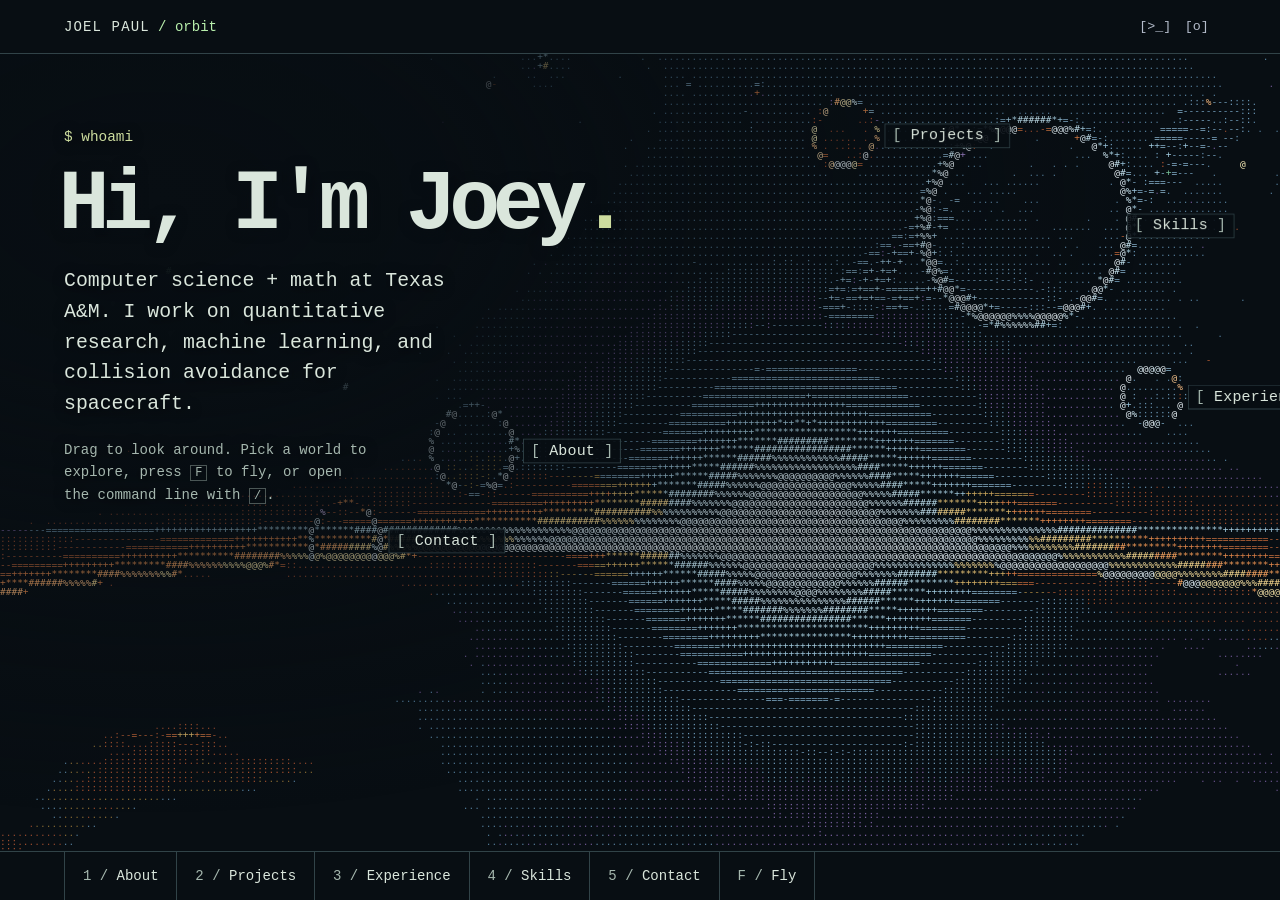
<file: index.html>
<!DOCTYPE html>
<html lang="en">
<head>
<meta charset="utf-8">
<meta name="viewport" content="width=device-width, initial-scale=1, viewport-fit=cover">
<title>Joel Paul — Computer Science & Math</title>
<meta name="description" content="Joel (Joey) Paul — computer science and math at Texas A&amp;M. Quantitative research at Sinn Fund, machine learning, and multi-agent collision avoidance for spacecraft.">
<!-- Tab icon: the orbit's sun, one planet and its ring. It follows the browser's own theme,
     since that is what the tab bar is drawn in, not the site's light/dark toggle. -->
<link rel="icon" type="image/svg+xml" href="./icons/favicon-light.svg" media="(prefers-color-scheme: light)">
<link rel="icon" type="image/svg+xml" href="./icons/favicon-dark.svg" media="(prefers-color-scheme: dark)">
<link rel="icon" type="image/png" sizes="32x32" href="./icons/favicon-light-32.png" media="(prefers-color-scheme: light)">
<link rel="icon" type="image/png" sizes="32x32" href="./icons/favicon-dark-32.png" media="(prefers-color-scheme: dark)">
<link rel="apple-touch-icon" href="./icons/apple-touch-icon.png">
<!-- The saved theme is applied before first paint, so a visitor who chose the opposite of their
     system setting never sees a flash of the wrong one. script.js reads the same key. -->
<script>try{var t=localStorage.getItem("theme");if(t==="dark"||t==="light")document.documentElement.dataset.theme=t}catch(e){}</script>
<!-- Home is deep space in either theme (src/space). Darken it before first paint so a first visit
     never flashes the pale sky; Space.tsx takes the class back off if WebGL is not there. -->
<script>if(!location.hash&&typeof WebGL2RenderingContext!=="undefined")document.documentElement.classList.add("space")</script>
  <script type="module" crossorigin src="./assets/index-Di6MVHWS.js"></script>
  <link rel="stylesheet" crossorigin href="./assets/index-nmXjxXv2.css">
</head>
<body>
<div id="root"></div>
</body>
</html>
</file>
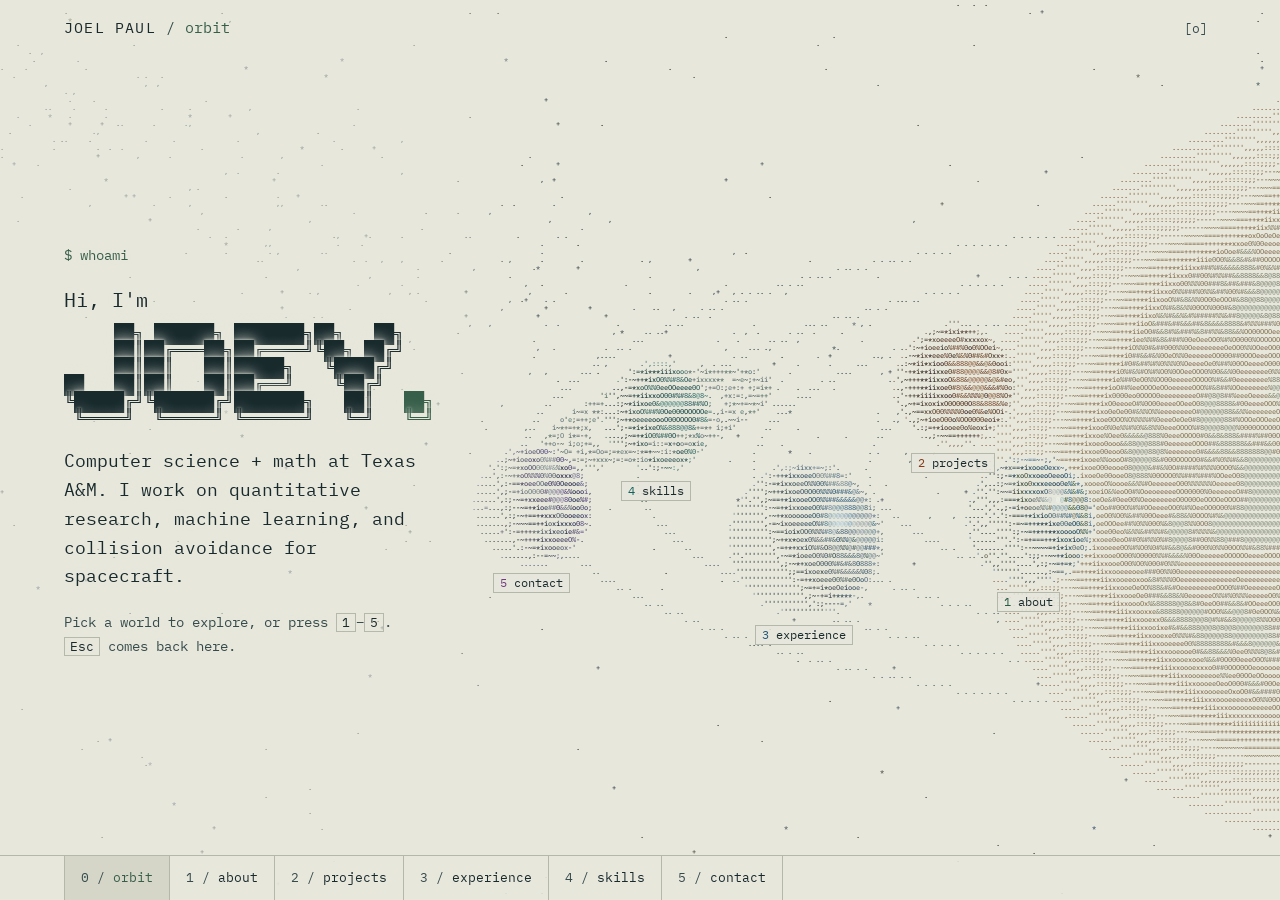
<file: next/index.html>
<!DOCTYPE html>
<html lang="en" data-page="orbit">
<head>
<meta charset="utf-8">
<meta name="viewport" content="width=device-width, initial-scale=1, viewport-fit=cover">
<title>Joel Paul — Computer Science &amp; Math</title>
<meta name="description" content="Joel (Joey) Paul — computer science and math at Texas A&amp;M. Quantitative research at Sinn Fund, machine learning, and multi-agent collision avoidance for spacecraft.">
<!-- A preview of the reworked design; the published site is the one at the root. -->
<meta name="robots" content="noindex">
<link rel="icon" type="image/svg+xml" href="../icons/favicon-light.svg" media="(prefers-color-scheme: light)">
<link rel="icon" type="image/svg+xml" href="../icons/favicon-dark.svg" media="(prefers-color-scheme: dark)">
<link rel="apple-touch-icon" href="../icons/apple-touch-icon.png">
<!-- Theme before first paint, so a visitor who chose paper never sees a flash of dark. -->
<script>
try {
  var t = localStorage.getItem("next-theme");
  if (t !== "dark" && t !== "paper") t = matchMedia("(prefers-color-scheme: light)").matches ? "paper" : "dark";
  document.documentElement.dataset.theme = t;
} catch (e) { document.documentElement.dataset.theme = "dark"; }
</script>
<link rel="preconnect" href="https://fonts.googleapis.com">
<link rel="preconnect" href="https://fonts.gstatic.com" crossorigin>
<link rel="stylesheet" href="https://fonts.googleapis.com/css2?family=IBM+Plex+Mono:wght@400;500;700&amp;display=swap">
<link rel="stylesheet" href="next.css">
</head>
<body>

<div id="sky" aria-hidden="true"></div>

<header class="top">
  <p class="crumb"><a href="#" class="name">JOEL PAUL</a> <span class="sep">/</span> <span id="where">orbit</span></p>
  <div class="tools">
    <a href="#" class="esc" id="esc">[esc] orbit</a>
    <button type="button" id="theme" aria-label="Switch theme">[*]</button>
  </div>
</header>

<main id="panel">

  <section id="orbit" class="page" aria-label="Home">
    <div class="col center">
      <p class="prompt">$ whoami</p>
      <h1 class="hello">
        <span class="hi">Hi, I'm</span>
        <span class="sr">Joey.</span>
<pre class="figlet" aria-hidden="true">     ██╗ ██████╗ ███████╗██╗   ██╗
     ██║██╔═══██╗██╔════╝╚██╗ ██╔╝
     ██║██║   ██║█████╗   ╚████╔╝
██   ██║██║   ██║██╔══╝    ╚██╔╝
╚█████╔╝╚██████╔╝███████╗   ██║   <b>██╗</b>
 ╚════╝  ╚═════╝ ╚══════╝   ╚═╝   <b>╚═╝</b></pre>
      </h1>
      <p class="lede">Computer science + math at Texas A&amp;M. I work on quantitative research, machine learning, and collision avoidance for spacecraft.</p>
      <p class="help keys">Pick a world to explore, or press <kbd>1</kbd>–<kbd>5</kbd>. <kbd>Esc</kbd> comes back here.</p>
      <p class="help tap">Tap a world to explore it.</p>
    </div>
  </section>

  <section id="about" class="page" aria-labelledby="about-h" hidden>
    <div class="col wide">
      <div class="half">
        <p class="prompt"><span>~/about</span> $ cat about.txt</p>
        <h2 id="about-h" tabindex="-1"><span class="slash">/</span> About</h2>
        <p>I'm a computer science and math student at Texas A&amp;M. I spend most of my time on quantitative research and machine learning: managing a portfolio at Sinn Fund, and building a collision-avoidance algorithm for spacecraft.</p>
        <dl class="facts">
          <div><dt>studying</dt><dd>B.S. Computer Science, minor in Mathematics · Texas A&amp;M · May 2029</dd></div>
          <div><dt>honors</dt><dd>President's Endowed Scholar · National Scholar · <em>National Merit Finalist</em></dd></div>
          <div><dt>now</dt><dd><em>Portfolio Manager</em>, Sinn Fund · College Station, Texas</dd></div>
          <div><dt>before</dt><dd>ML and backend at Pathlight Project · Co-Director of the Maroon Fund quant desk</dd></div>
          <div><dt>building</dt><dd>Multi-agent <em>collision avoidance</em> for spacecraft</dd></div>
          <div><dt>working in</dt><dd>Python, C++, SQL, Java, machine learning</dd></div>
          <div><dt>looking for</dt><dd>Internships and research roles</dd></div>
        </dl>
      </div>
      <div class="half ask">
        <p class="prompt"><span>~/about</span> $ ask</p>
        <h2><span class="slash">/</span> Ask Joey</h2>
        <p class="dim">A small model that answers from what Joey has actually written down — and tells you when he hasn't.</p>
        <div id="asklog" class="log" aria-live="polite" aria-label="Answers"></div>
        <ul id="askcues" class="cues"></ul>
        <form id="askform" autocomplete="off">
          <label for="askq">›</label>
          <input id="askq" type="text" placeholder="Ask about Joey…" aria-label="Ask a question about Joey" maxlength="300">
          <button type="submit">[ASK]</button>
        </form>
      </div>
    </div>
  </section>

  <section id="projects" class="page" aria-labelledby="projects-h" hidden>
    <div class="col">
      <p class="prompt"><span>~/projects</span> $ ls -t</p>
      <h2 id="projects-h" tabindex="-1"><span class="slash">/</span> Projects</h2>
      <article>
        <h3>Satellite collision avoidance</h3>
        <p class="meta">Multi-agent systems, orbital mechanics · August 2026 to present</p>
        <p>An independent implementation exploring multi-agent collision avoidance for spacecraft when they can only communicate intermittently.</p>
        <figure class="sats">
          <div id="satbox" class="satbox"></div>
          <figcaption id="satnote"><span class="live">Live:</span> the ISS, Hubble, Tiangong and a Starlink, where they are right now. Four real satellites, propagated in your browser from today's public orbital elements (CelesTrak). Heights drawn four times taller than life.</figcaption>
        </figure>
        <p>I'm building a simulation environment to study orbital maneuvers, partial information and coordination between spacecraft, and investigating SDec-POMDP-based planning and policy search, with evaluation planned against centralized and decentralized strategies.</p>
      </article>
      <article>
        <h3>Hudson River Trading puzzle competition</h3>
        <p class="meta">5th place team · February 2026</p>
        <p>With Aggie Coding Club, Hudson River Trading hosted a competition of puzzles solved through math and creative thinking. Out of more than 30 teams and 200 people, my team placed 5th, solving 5 puzzles.</p>
      </article>
    </div>
  </section>

  <section id="experience" class="page" aria-labelledby="experience-h" hidden>
    <div class="col">
      <p class="prompt"><span>~/experience</span> $ ls -l</p>
      <h2 id="experience-h" tabindex="-1"><span class="slash">/</span> Experience</h2>
      <ul class="roles">
        <li><button type="button" data-role="sinn" aria-pressed="true"><span><b>Sinn Fund</b><small>Portfolio Manager · 2026 to present</small></span><i>→</i></button></li>
        <li><button type="button" data-role="pathlight" aria-pressed="false"><span><b>Pathlight Project</b><small>Machine Learning and Backend Engineer · Summer 2026</small></span><i>→</i></button></li>
        <li><button type="button" data-role="maroon" aria-pressed="false"><span><b>Maroon Fund</b><small>Co-Director, Quant Trading Desk · 2025 to 2026</small></span><i>→</i></button></li>
      </ul>

      <article class="role" id="role-sinn">
        <p class="prompt"><span>~/experience</span> $ cat sinn-fund.md</p>
        <h3>Sinn Fund</h3>
        <p class="position">Portfolio Manager</p>
        <p class="meta">College Station, Texas · May 2026 to present</p>
        <p>I'm a portfolio manager at Sinn Fund, which manages $10–15M in assets.</p>
        <p>I was selected after rigorous interview cycles, and I was promoted to portfolio manager in my first semester.</p>
        <p>My work is research. I study quantitative trading strategies, testing them across multiple years of backtests to optimize returns.</p>
        <p class="meta">Finance · Python · Quantitative research · Market analysis</p>
        <button type="button" class="next" data-role="pathlight">Next: Pathlight Project →</button>
      </article>

      <article class="role" id="role-pathlight" hidden>
        <p class="prompt"><span>~/experience</span> $ cat pathlight.md</p>
        <h3>Pathlight Project</h3>
        <p class="position">Machine Learning and Backend Engineer</p>
        <p class="meta">San Francisco, California · May to August 2026</p>
        <p>Pathlight builds PATH, a voice-first assistant for blind and low-vision people. You speak naturally, and it reads, summarizes, searches, drafts and replies to email and manages your calendar across Gmail, Outlook, Google Calendar and iCloud Mail, without navigating every screen by hand.</p>
        <p>The company was founded by Ariyan Patel of Yale and Kushal Patel and Ronak Saramya of Stanford. It began as a wearable navigation device and grew into software, and its features are co-designed and tested with blind and low-vision users.</p>
        <p>I spent the summer with the team in the Yale Hacker House in San Francisco. My main work was the harness behind the assistant: the system that takes what someone says, works out the task, and carries it through with low latency and high accuracy.</p>
        <p>I worked on the system's architecture and fine-tuned language models to improve their performance, efficiency and accuracy.</p>
        <p>Accuracy matters more when you can't check the screen. Before PATH sends or changes anything important, it reads back the key details, and when a request is unclear it asks instead of guessing.</p>
        <p>I also built UI features for both the mobile and desktop apps, designed around a blind and low-vision audience.</p>
        <p>The company is now in the process of being sold. <a href="https://www.pathlightproj.com/">pathlightproj.com</a></p>
        <p class="meta">LLM tuning · Data engineering · Machine learning</p>
        <button type="button" class="next" data-role="maroon">Next: Maroon Fund →</button>
      </article>

      <article class="role" id="role-maroon" hidden>
        <p class="prompt"><span>~/experience</span> $ cat maroon-fund.md</p>
        <h3>Maroon Fund</h3>
        <p class="position">Co-Director of the Quant Trading Desk and Quantitative Analyst</p>
        <p class="meta">College Station, Texas · August 2025 to May 2026</p>
        <p>Maroon Fund is the fastest-growing investment fund at Texas A&amp;M. I earned my position through rigorous application and interview cycles.</p>
        <p>On the quant trading desk, I worked on multiple models built on dip-detection strategies and machine learning.</p>
        <p>As co-director, I oversaw all of the desk's analysts to make sure the models held up, and I managed the desk.</p>
        <p class="meta">Financial modeling · Python · Data structures and algorithms · Market trends · XGBoost · Machine learning</p>
        <button type="button" class="next" data-role="sinn">Next: Sinn Fund →</button>
      </article>
    </div>
  </section>

  <section id="skills" class="page" aria-labelledby="skills-h" hidden>
    <div class="col">
      <p class="prompt"><span>~/skills</span> $ ls</p>
      <h2 id="skills-h" tabindex="-1"><span class="slash">/</span> Skills</h2>
      <dl class="skills">
        <div><dt>Python</dt><dd>Quantitative research, backtesting and machine learning.</dd></div>
        <div><dt>Machine learning</dt><dd>XGBoost, LLM fine-tuning and data engineering.</dd></div>
        <div><dt>Quantitative research</dt><dd>Trading strategies, backtesting and market analysis.</dd></div>
        <div><dt>Multi-agent systems</dt><dd>Numerical optimization, orbital mechanics and stochastic modeling.</dd></div>
        <div><dt>C++, Java and SQL</dt><dd>Data structures, algorithms and program design.</dd></div>
        <div><dt>Web</dt><dd>JavaScript, React, HTML/CSS and Tailwind.</dd></div>
        <div><dt>Also</dt><dd>Linux, Fortran 95, Power BI, LaTeX and Office.</dd></div>
      </dl>
    </div>
  </section>

  <section id="contact" class="page" aria-labelledby="contact-h" hidden>
    <div class="col center">
      <p class="prompt"><span>~/contact</span> $ finger joey</p>
      <h2 id="contact-h" tabindex="-1"><span class="slash">/</span> Contact</h2>
      <dl class="finger">
        <dt>name</dt><dd>Joel Paul</dd>
        <dt>office</dt><dd>College Station, Texas</dd>
        <dt>mail</dt><dd><a href="mailto:joeyjpaul@tamu.edu">joeyjpaul@tamu.edu</a> <button type="button" id="copy">[copy]</button></dd>
        <dt>elsewhere</dt><dd><a href="https://github.com/joeyjpaul23" target="_blank" rel="noopener">GitHub</a> and <a href="https://www.linkedin.com/in/joeyjosephpaul23/" target="_blank" rel="noopener">LinkedIn</a></dd>
      </dl>
      <button type="button" class="sig" id="sig" aria-label="Joey's signature. Sign again.">
<pre aria-hidden="true" id="sigart"></pre>
        <span>Joel Paul / College Station, Texas</span>
      </button>
    </div>
  </section>

</main>

<nav class="tabs" aria-label="Worlds">
  <a href="#" data-to="orbit"><span>0 /</span> orbit</a>
  <a href="#about" data-to="about"><span>1 /</span> about</a>
  <a href="#projects" data-to="projects"><span>2 /</span> projects</a>
  <a href="#experience" data-to="experience"><span>3 /</span> experience</a>
  <a href="#skills" data-to="skills"><span>4 /</span> skills</a>
  <a href="#contact" data-to="contact"><span>5 /</span> contact</a>
</nav>

<script src="../engine/profile.js"></script>
<script src="../engine/ask.js"></script>
<script src="../engine/sats.js"></script>
<script src="scene.js"></script>
<script src="app.js"></script>
</body>
</html>
</file>
<file: next/next.css>
/* The reworked site (next/). One screen: the ASCII sky fills the window, the text column sits
   over its dimmed left side, and the tab bar runs along the bottom. Colours are tokens so the
   dark and paper themes share every rule. */

:root {
  --pad: clamp(1.4rem, 5vw, 4rem);
  --bg: #05090c;
  --fg: #eef3f0;
  --dim: #a5b7ae;
  --chrome: #dae6dc;
  --sep: #7f9590;
  --line: #2b3b3f;
  --fill: #16232a;
  --veil: rgba(5, 9, 12, 0.72);
  --bar: rgba(5, 9, 12, 0.82);
  --glow: #05090c;
  --accent: #cddd9f;
  --ease: cubic-bezier(.2, .7, .2, 1);
  color-scheme: dark;
}
:root[data-page="about"] { --accent: #b8efac; }
:root[data-page="projects"] { --accent: #ffc187; }
:root[data-page="experience"] { --accent: #a8dfff; }
:root[data-page="skills"] { --accent: #87efda; }
:root[data-page="contact"] { --accent: #e6b5ff; }

:root[data-theme="paper"] {
  --bg: #e7e7dc;
  --fg: #192a2d;
  --dim: #364b4c;
  --chrome: #192a2d;
  --sep: #364b4c;
  --line: #b3b8aa;
  --fill: #d6d6c8;
  --veil: rgba(231, 231, 220, 0.86);
  --bar: rgba(231, 231, 220, 0.9);
  --glow: #e7e7dc;
  --accent: #365e49;
  color-scheme: light;
}
:root[data-theme="paper"][data-page="about"] { --accent: #275b42; }
:root[data-theme="paper"][data-page="projects"] { --accent: #873b19; }
:root[data-theme="paper"][data-page="experience"] { --accent: #235878; }
:root[data-theme="paper"][data-page="skills"] { --accent: #12635d; }
:root[data-theme="paper"][data-page="contact"] { --accent: #733c80; }

html, body { margin: 0; height: 100%; overflow: hidden; }
body {
  background: var(--bg);
  color: var(--fg);
  font-family: "IBM Plex Mono", "SFMono-Regular", Consolas, "Liberation Mono", monospace;
  font-size: 15px;
  -webkit-font-smoothing: antialiased;
}
a { color: var(--accent); }
@media (hover: hover) { a:hover { color: var(--fg); } }
:focus-visible { outline: 1px solid var(--accent); outline-offset: 3px; }
button { font: inherit; cursor: pointer; }
.sr { position: absolute; width: 1px; height: 1px; overflow: hidden; clip: rect(0 0 0 0); white-space: nowrap; }

/* ── The sky ───────────────────────────────────────────────────────────────────────── */
#sky { position: fixed; inset: 0; z-index: 0; overflow: hidden; }
#sky canvas, .satbox canvas { position: absolute; inset: 0; width: 100%; height: 100%; display: block; }
.wl {
  position: absolute; display: flex; flex-direction: column; justify-content: flex-end; align-items: center;
  text-decoration: none;
}
.wl[hidden] { display: none; }
.wl span {
  padding: 1px 6px; font-size: 12px; line-height: 16px; white-space: nowrap;
  color: var(--chrome); background: var(--veil); border: 1px solid var(--line);
  transition: border-color 120ms;
}
.wl i { font-style: normal; }
.wl[data-world="about"] i { color: #b8efac; }
.wl[data-world="projects"] i { color: #ffc187; }
.wl[data-world="experience"] i { color: #a8dfff; }
.wl[data-world="skills"] i { color: #87efda; }
.wl[data-world="contact"] i { color: #e6b5ff; }
[data-theme="paper"] .wl[data-world="about"] i { color: #275b42; }
[data-theme="paper"] .wl[data-world="projects"] i { color: #873b19; }
[data-theme="paper"] .wl[data-world="experience"] i { color: #235878; }
[data-theme="paper"] .wl[data-world="skills"] i { color: #12635d; }
[data-theme="paper"] .wl[data-world="contact"] i { color: #733c80; }
@media (hover: hover) { .wl:hover span { border-color: var(--chrome); } }

/* ── Header and tab bar ────────────────────────────────────────────────────────────── */
.top {
  position: fixed; top: 0; left: 0; right: 0; z-index: 2; height: 56px; box-sizing: border-box;
  padding: 0 var(--pad); display: flex; align-items: center; justify-content: space-between; gap: 16px;
  font-size: 13px; pointer-events: none;
}
.top > * { pointer-events: auto; }
.crumb { margin: 0; letter-spacing: .08em; white-space: nowrap; color: var(--chrome); }
.crumb .name { color: inherit; text-decoration: none; }
.crumb .sep { color: var(--sep); letter-spacing: 0; }
#where { color: var(--accent); letter-spacing: 0; }
.tools { display: flex; gap: 2px; }
.tools a, .tools button { padding: 12px 8px; color: var(--dim); background: none; border: 0; text-decoration: none; font-size: 13px; }
@media (hover: hover) { .tools a:hover, .tools button:hover { color: var(--fg); } }
[data-page="orbit"] .esc { display: none; }

.tabs {
  position: fixed; left: 0; right: 0; bottom: 0; z-index: 2; display: flex;
  padding: 0 var(--pad); background: var(--bar); border-top: 1px solid var(--line); font-size: 13px;
}
.tabs a {
  padding: 0 16px; line-height: 44px; white-space: nowrap; text-decoration: none;
  color: var(--chrome); border-right: 1px solid var(--line);
}
.tabs a:first-child { border-left: 1px solid var(--line); }
.tabs a span { color: var(--dim); }
.tabs a[aria-current="page"] { color: var(--accent); background: var(--fill); }
@media (hover: hover) { .tabs a:hover { color: var(--accent); } }

/* ── The text column ───────────────────────────────────────────────────────────────── */
#panel {
  position: fixed; top: 56px; bottom: 45px; left: 0; right: 0; z-index: 1;
  display: flex; padding: 20px var(--pad) 28px; pointer-events: none;
}
.page { display: flex; flex: 1; min-width: 0; min-height: 0; }
.page[hidden] { display: none; }
.col {
  pointer-events: auto; width: 100%; max-width: 540px; max-height: 100%; overflow: auto;
  display: flex; flex-direction: column; gap: 20px;
  text-shadow: 0 0 14px var(--glow), 0 0 3px var(--glow);
  scrollbar-width: none;
}
.col::-webkit-scrollbar { display: none; }
.col.center { align-self: center; max-width: 480px; }
.col.wide { max-width: 920px; flex-direction: row; flex-wrap: wrap; align-content: flex-start; gap: 32px 56px; }
#projects .col { max-width: 520px; }
.half { flex: 1 1 340px; max-width: 420px; min-width: 0; display: flex; flex-direction: column; gap: 18px; }

p { margin: 0; font-size: 15px; line-height: 1.65; }
h2 { margin: 0; font-size: 36px; line-height: 1.1; font-weight: 700; letter-spacing: -.03em; }
h2:focus { outline: none; }
h3 { margin: 0; font-size: 18px; line-height: 1.3; font-weight: 700; }
em { font-style: normal; color: var(--accent); }
kbd { font: inherit; font-size: 13px; color: var(--fg); border: 1px solid var(--line); padding: 0 5px; }
.slash { color: var(--accent); }
.prompt { font-size: 13px; color: var(--dim); }
.prompt span { color: var(--accent); }
.meta, .dim { font-size: 13px; line-height: 1.6; color: var(--dim); }

/* Home */
#orbit .prompt { font-size: 14px; color: var(--accent); }
.hello { margin: 0; position: relative; font-weight: 400; }
.hi { display: block; margin-bottom: 12px; font-size: 20px; line-height: 1.3; }
.figlet { margin: 0; font-family: inherit; font-size: 17px; line-height: 17px; color: var(--fg); white-space: pre; }
.figlet b { font-weight: 400; color: var(--accent); }
.lede { max-width: 34ch; font-size: 18px; line-height: 1.6; }
.help { max-width: 42ch; font-size: 14px; line-height: 1.7; color: var(--dim); }
.help.tap { display: none; }
@media (hover: none) and (pointer: coarse) { .help.keys { display: none; } .help.tap { display: block; } }

/* About */
.facts { margin: 0; border-top: 1px solid var(--line); font-size: 14px; line-height: 1.6; }
.facts div { display: grid; grid-template-columns: 100px minmax(0, 1fr); gap: 12px; padding: 10px 0; border-bottom: 1px solid var(--line); }
.facts dt { font-size: 13px; color: var(--accent); }
.facts dd { margin: 0; }
.log { display: flex; flex-direction: column; }
.log:empty { display: none; }
.turn { display: flex; flex-direction: column; gap: 8px; padding: 14px 0; border-top: 1px solid var(--line); }
.turn .q { font-size: 14px; color: var(--dim); }
.turn .a { display: flex; flex-direction: column; gap: 10px; }
.turn .pts { margin: 0; padding-left: 1.2em; font-size: 15px; line-height: 1.65; }
.wait { display: block; height: 1px; background: var(--line); }
.wait b { display: block; height: 100%; background: var(--accent); transform-origin: left; animation: fill 900ms var(--ease) forwards; }
@keyframes fill { from { transform: scaleX(0); } to { transform: scaleX(1); } }
.jump { padding: 0; color: var(--accent); background: none; border: 0; text-decoration: underline; font-size: inherit; }
.cues { margin: 0; padding: 0; list-style: none; border-top: 1px solid var(--line); }
.cues button { width: 100%; padding: 12px 0; font-size: 14px; text-align: left; color: var(--fg); background: none; border: 0; border-bottom: 1px solid var(--line); }
@media (hover: hover) { .cues button:hover { color: var(--accent); } }
.cues.follow { border-top: 0; display: flex; flex-wrap: wrap; gap: 0 18px; }
.cues.follow button { width: auto; padding: 10px 0; border: 0; font-size: 13px; color: var(--accent); }
#askform { display: flex; align-items: center; gap: 10px; border-bottom: 1px solid var(--line); }
#askform:focus-within { border-bottom-color: var(--accent); }
#askform label { font-size: 14px; color: var(--accent); }
#askform input { flex: 1; min-width: 0; padding: 12px 0; font: inherit; font-size: 14px; color: var(--fg); background: none; border: 0; outline: none; }
#askform input::placeholder { color: var(--dim); }
#askform button { padding: 12px 0; font-size: 14px; color: var(--accent); background: none; border: 0; }

/* Projects */
article { display: flex; flex-direction: column; gap: 12px; }
#projects article + article { padding-top: 20px; border-top: 1px solid var(--line); }
.sats { margin: 0; display: flex; flex-direction: column; gap: 10px; }
.satbox { position: relative; height: 220px; border: 1px solid var(--line); overflow: hidden; background: var(--bg); }
.sats figcaption { font-size: 13px; line-height: 1.6; color: var(--dim); }
.sats .live { color: var(--accent); }

/* Experience */
.roles { margin: 0; padding: 0; list-style: none; border-top: 1px solid var(--line); }
.roles li { border-bottom: 1px solid var(--line); }
.roles button {
  width: 100%; display: flex; align-items: center; justify-content: space-between; gap: 14px;
  padding: 14px 12px; text-align: left; color: var(--fg); background: none; border: 0; text-shadow: inherit;
}
.roles button[aria-pressed="true"] { background: var(--fill); }
.roles b { display: block; font-weight: 400; font-size: 16px; }
.roles small { display: block; margin-top: 3px; font-size: 14px; color: var(--dim); }
.roles i { font-style: normal; color: var(--accent); }
.role { padding-top: 4px; scroll-margin-top: 8px; }
.role[hidden] { display: none; }
.role h3 { font-size: 22px; line-height: 1.25; letter-spacing: -.02em; }
.role .position { margin-top: -6px; }
.next { align-self: flex-start; padding: 12px 0; font-size: 14px; color: var(--accent); background: none; border: 0; text-shadow: inherit; }

/* Skills */
.skills { margin: 0; border-top: 1px solid var(--line); }
.skills div { display: flex; flex-direction: column; gap: 4px; padding: 12px 0; border-bottom: 1px solid var(--line); }
.skills dt { font-size: 16px; }
.skills dd { margin: 0; font-size: 14px; line-height: 1.6; color: var(--dim); }

/* Contact */
.finger { margin: 0; display: grid; grid-template-columns: 92px minmax(0, 1fr); gap: 12px 16px; align-items: baseline; font-size: 15px; line-height: 1.5; }
.finger dt { font-size: 13px; color: var(--dim); }
.finger dd { margin: 0; }
#copy { padding: 10px 4px; font-size: 13px; color: var(--dim); background: none; border: 0; }
@media (hover: hover) { #copy:hover { color: var(--fg); } }
.sig {
  align-self: flex-start; display: flex; flex-direction: column; gap: 10px; margin-top: 6px; padding: 18px 20px;
  text-align: left; color: var(--fg); background: var(--veil); border: 1px solid var(--line); text-shadow: none;
}
.sig pre { margin: 0; min-width: 27ch; min-height: 6.96em; font-family: inherit; font-size: 13px; line-height: 1.16; color: var(--accent); }
.sig span { font-size: 12px; color: var(--dim); }

/* Text arrives with a short rise; the scene itself never jumps. */
.page.on .col > *, .page.on .half > * { animation: rise 480ms var(--ease) backwards; }
.page.on .col > :nth-child(2), .page.on .half > :nth-child(2) { animation-delay: 50ms; }
.page.on .col > :nth-child(3), .page.on .half > :nth-child(3) { animation-delay: 100ms; }
.page.on .col > :nth-child(4), .page.on .half > :nth-child(4) { animation-delay: 150ms; }
.page.on .col > :nth-child(n+5), .page.on .half > :nth-child(n+5) { animation-delay: 200ms; }
@keyframes rise { from { opacity: 0; transform: translateY(8px); } }

/* ── Narrow screens: the sky is a band across the top, the text scrolls beneath it ───── */
@media (max-width: 819px) and (orientation: portrait), (max-width: 649px) {
  :root { --band: 42vh; }
  #sky { bottom: auto; height: var(--band); border-bottom: 1px solid var(--line); }
  .top { height: 52px; font-size: 12px; }
  #panel { top: var(--band); bottom: 90px; padding: 22px var(--pad) 24px; }
  .col, .col.center { align-self: flex-start; max-width: none; text-shadow: none; }
  .col.wide { flex-direction: column; flex-wrap: nowrap; }
  .half { flex: none; max-width: none; }
  .figlet { font-size: 12px; line-height: 12px; }
  .lede { font-size: 15px; }
  h2 { font-size: 30px; }
  .esc { display: none; }
  .tabs { padding: 0; flex-wrap: wrap; }
  .tabs a { flex: 1 1 30%; box-sizing: border-box; padding: 0 6px; text-align: center; border-bottom: 1px solid var(--line); line-height: 44px; }
  .tabs a:first-child { border-left: 0; }
  .finger { grid-template-columns: 80px minmax(0, 1fr); }
  .satbox { height: 200px; }
}

@media (prefers-reduced-motion: reduce) {
  .page.on .col > *, .page.on .half > * { animation: none; }
  .wait b { animation: none; transform: none; }
}
</file>
